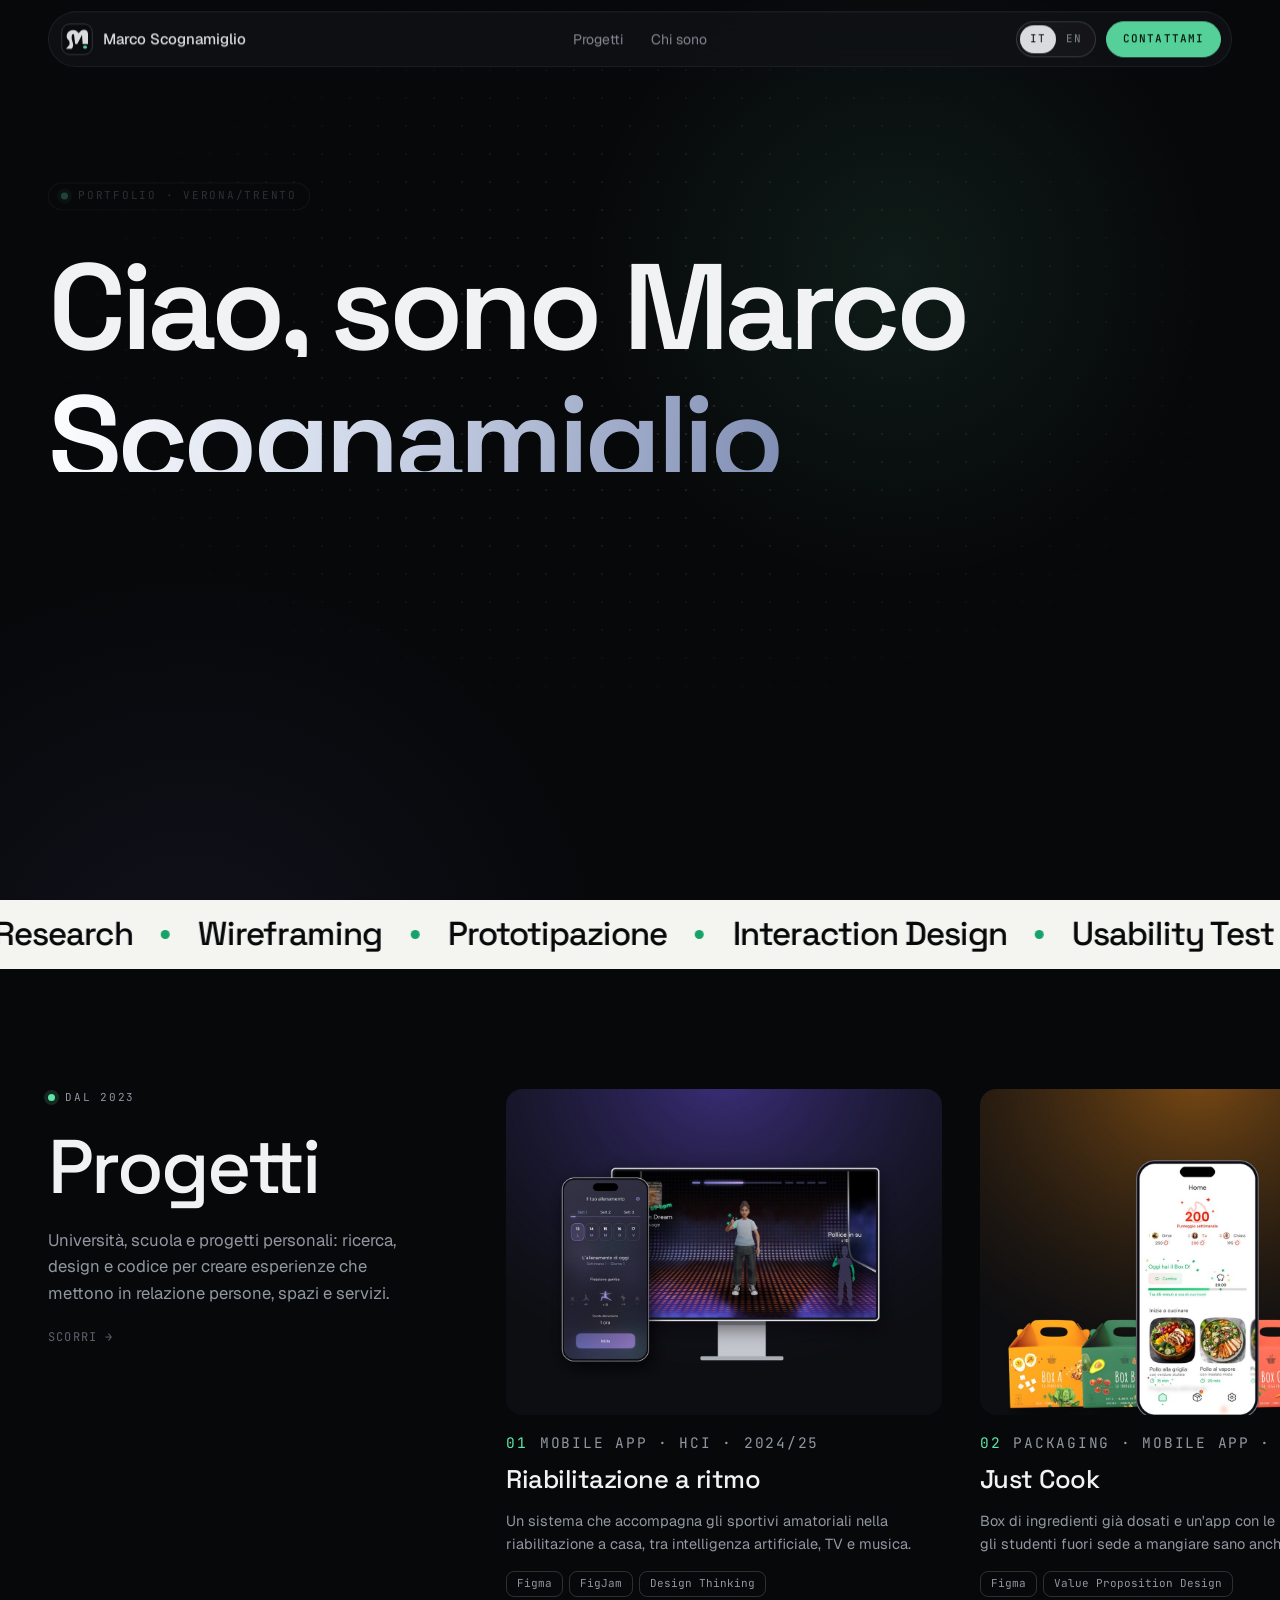
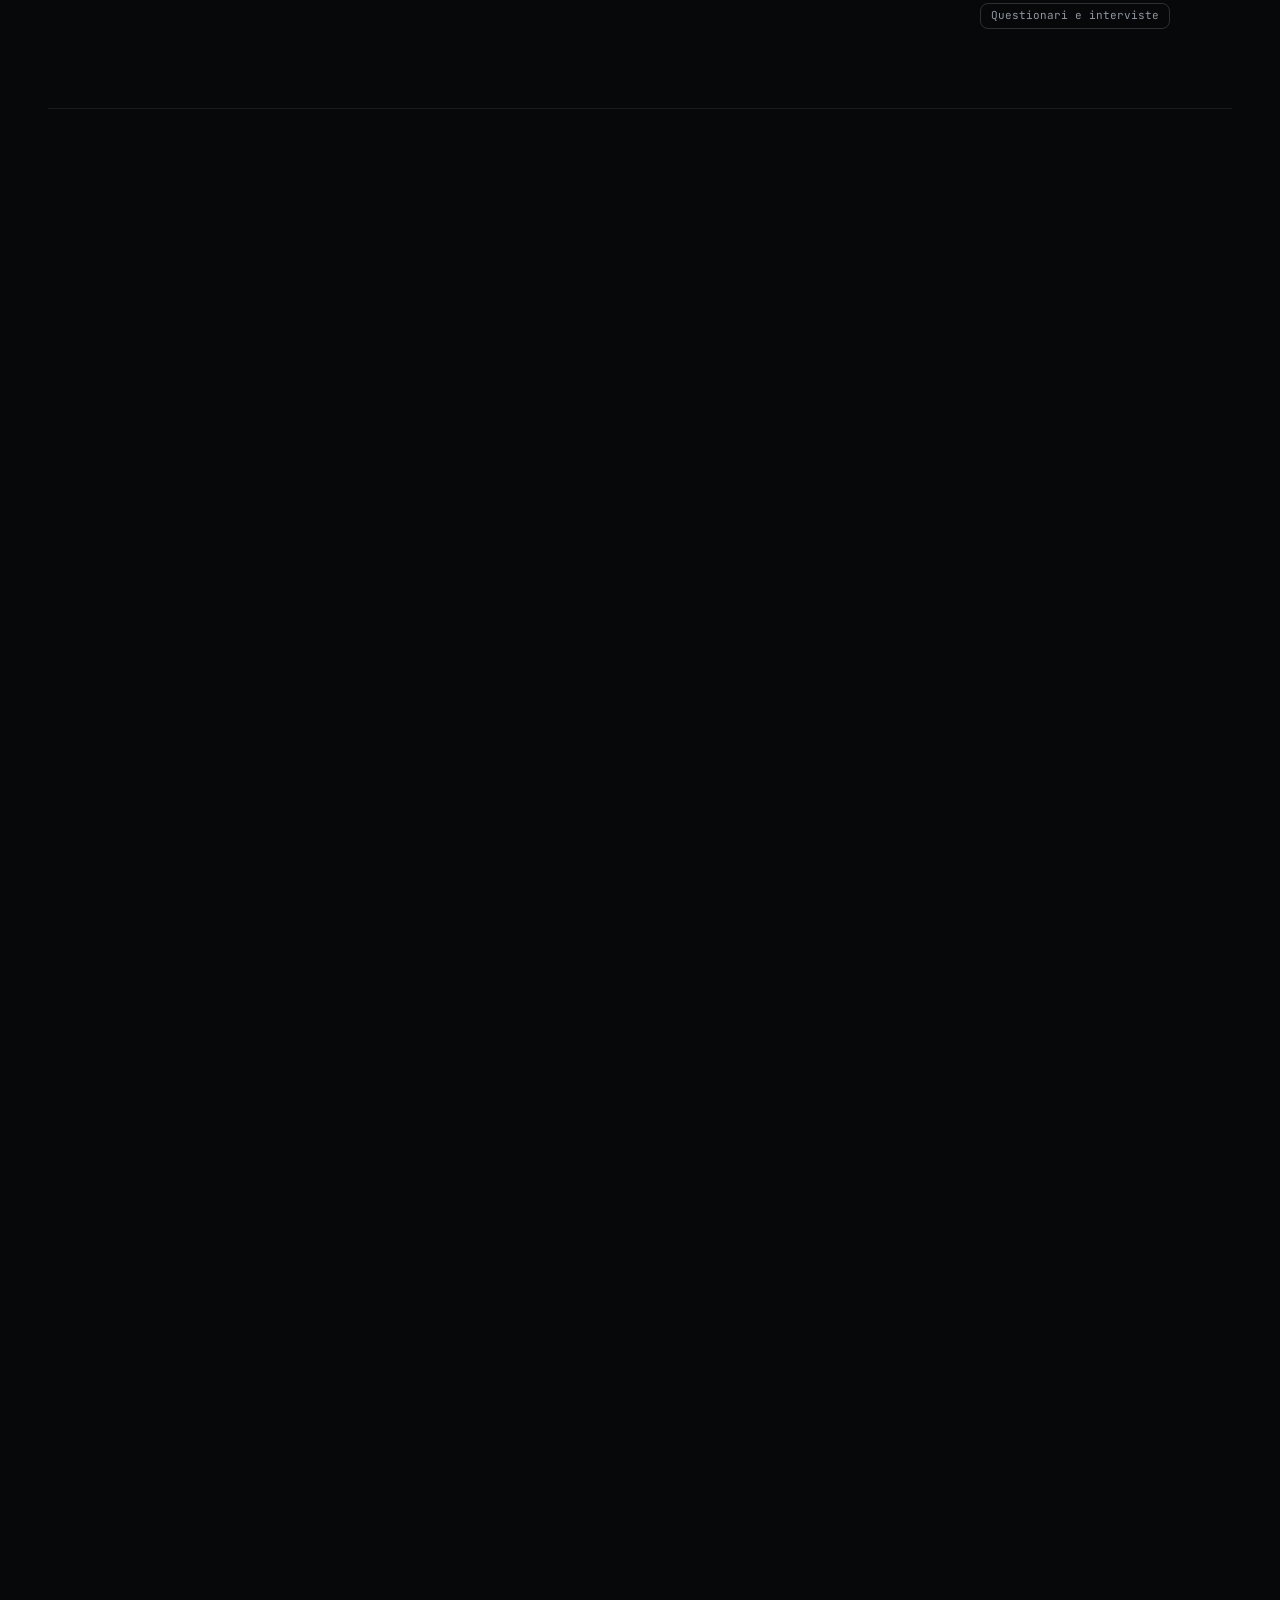
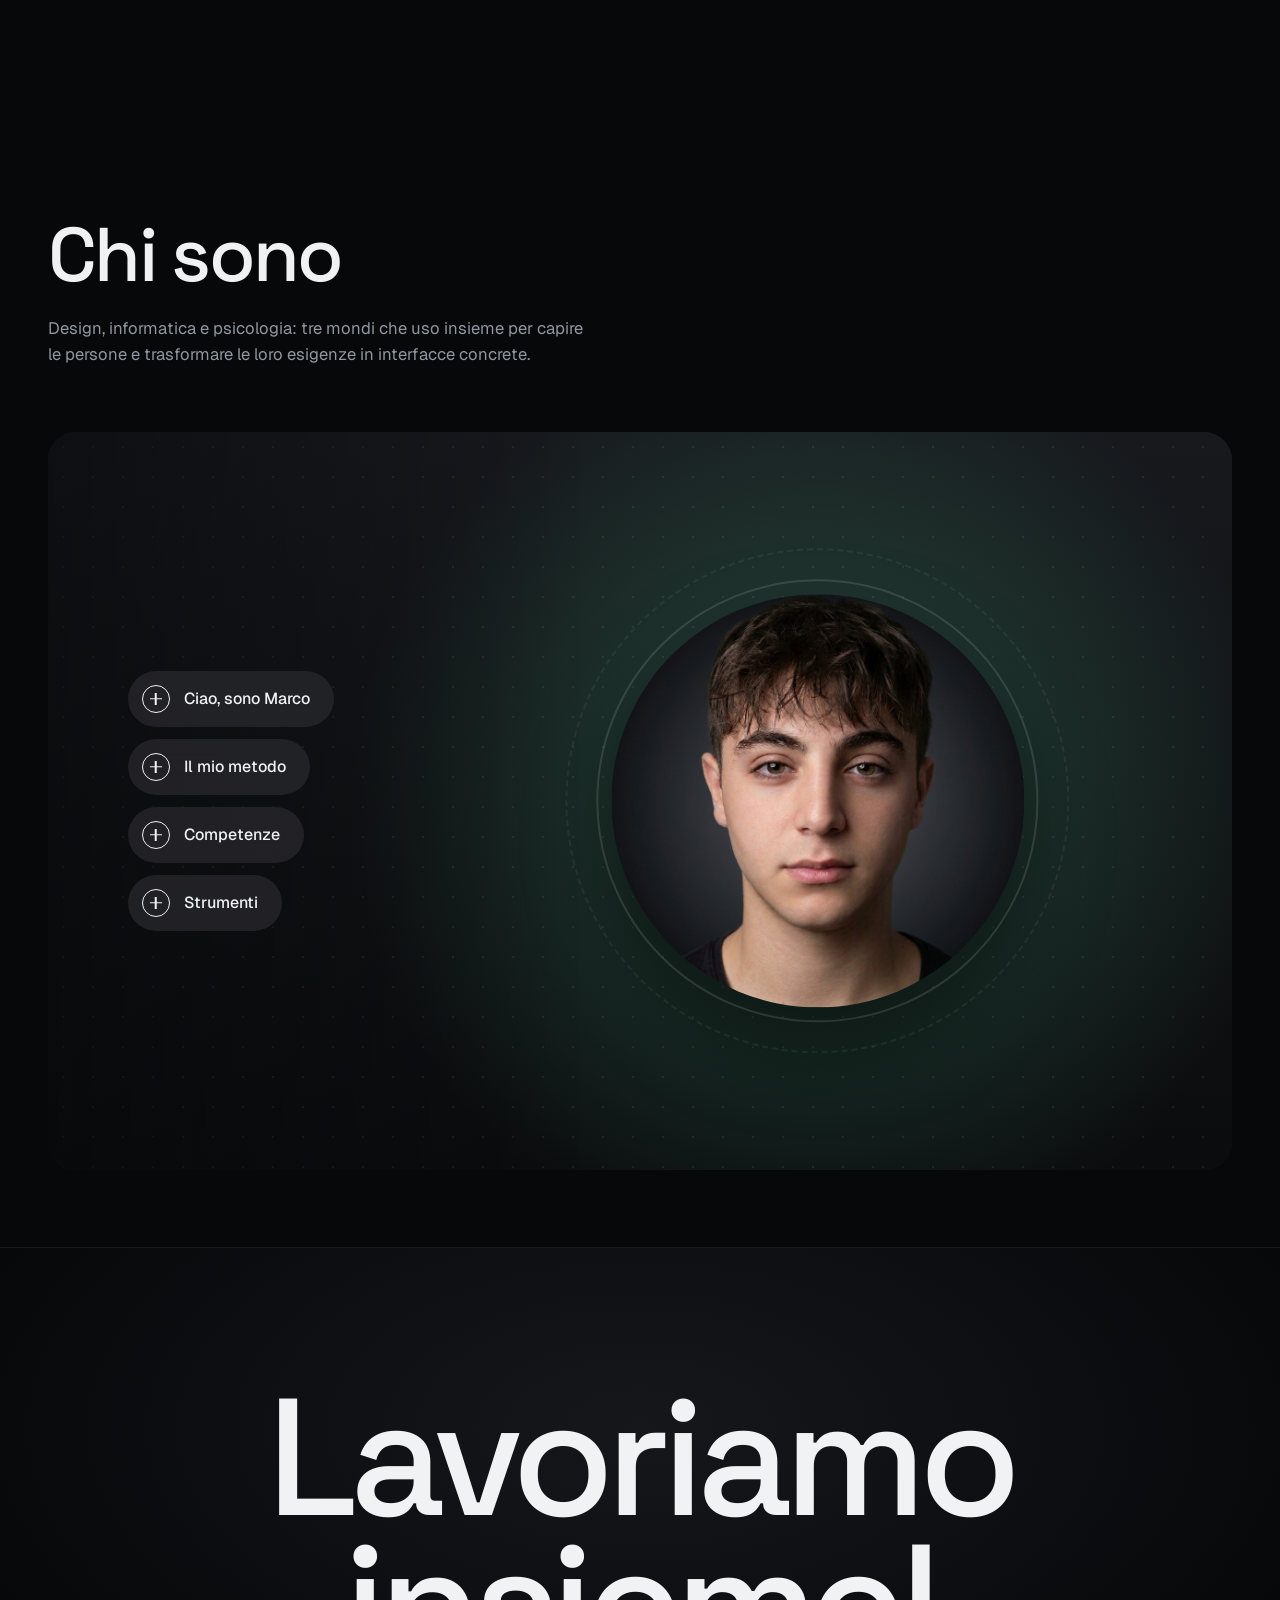
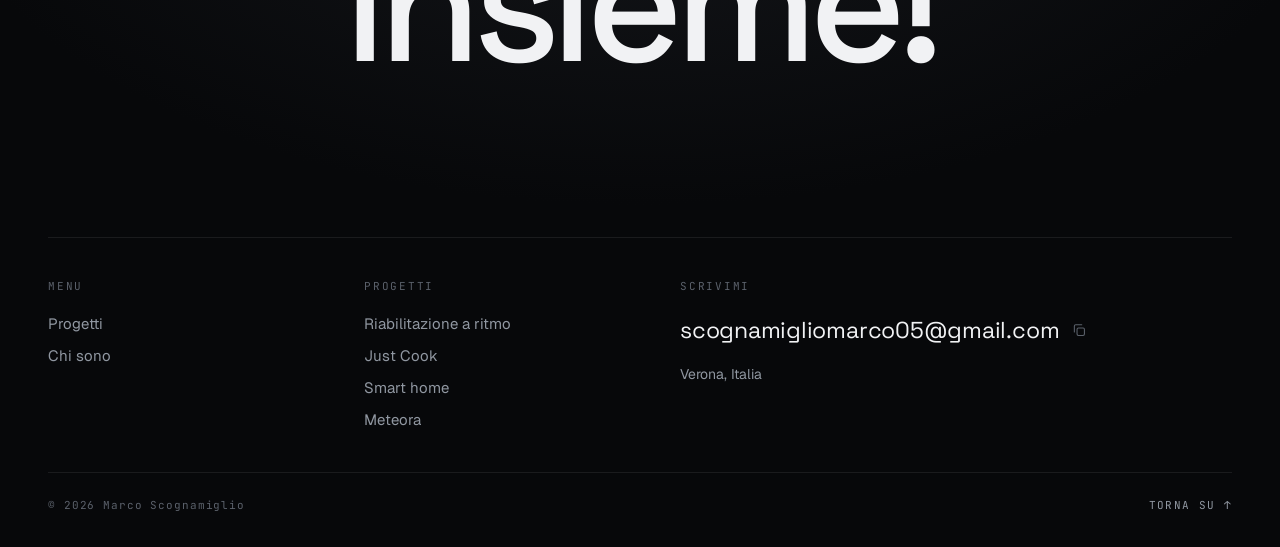
<file: index.html>
<!doctype html>
<html lang="it">
<head>
  <meta charset="utf-8">
  <meta name="viewport" content="width=device-width, initial-scale=1">
  <title>Marco Scognamiglio — Portfolio</title>
  <meta name="description" content="Portfolio di Marco Scognamiglio, studente di Interfacce e Tecnologie della Comunicazione all'Università di Trento. UX/UI design, interaction design e front-end.">
  <link rel="canonical" href="https://scognamigliomarco.com/">
  <meta property="og:type" content="website">
  <meta property="og:site_name" content="Marco Scognamiglio">
  <meta property="og:title" content="Marco Scognamiglio — Portfolio">
  <meta property="og:description" content="UX/UI Designer: interfacce digitali chiare, accessibili e umane. Progetti, metodo e contatti.">
  <meta property="og:url" content="https://scognamigliomarco.com/">
  <meta property="og:locale" content="it_IT">
  <script type="application/ld+json">
  {"@context": "https://schema.org", "@type": "Person", "name": "Marco Scognamiglio", "jobTitle": "UX/UI Designer",
   "url": "https://scognamigliomarco.com/", "email": "mailto:scognamigliomarco05@gmail.com",
   "address": {"@type": "PostalAddress", "addressLocality": "Verona", "addressCountry": "IT"},
   "affiliation": {"@type": "CollegeOrUniversity", "name": "Università di Trento"}}
  </script>
  <meta property="og:image" content="https://scognamigliomarco.com/assets/og-image.jpg">
  <meta property="og:image:width" content="1200">
  <meta property="og:image:height" content="630">
  <meta property="og:image:alt" content="Marco Scognamiglio, UX/UI Designer: anteprima del portfolio">
  <meta name="twitter:card" content="summary_large_image">
  <meta name="theme-color" content="#07080a">
  <meta name="color-scheme" content="dark">
  <link rel="icon" href="assets/favicon.svg?v=3" type="image/svg+xml">
  <link rel="preconnect" href="https://fonts.googleapis.com">
  <link rel="preconnect" href="https://fonts.gstatic.com" crossorigin>
  <link href="https://fonts.googleapis.com/css2?family=Geist:wght@300;400;500;600&family=JetBrains+Mono:wght@400;500;700&family=Space+Grotesk:wght@400;500;600;700&display=swap" rel="stylesheet">
  <link rel="stylesheet" href="css/style.css?v=2026-10-07.3">
  <script>document.documentElement.classList.add('js');</script>
</head>
<body data-page="home">

  <!-- Loader: il nome si "accende" lettera per lettera -->
  <div class="loader" aria-hidden="true">
    <div class="loader-name">Marco Scognamiglio</div>
    <div class="loader-bar"><span></span></div>
  </div>

  <div class="cursor" aria-hidden="true"><span class="cursor-label"></span></div>

  <!-- Navbar, menu e footer vengono generati da js/main.js -->
  <header class="nav" data-nav></header>
  <div class="menu" id="menu" data-menu></div>

  <main>
    <!-- HERO -->
    <section class="hero" id="home">
      <div class="hero-grid" aria-hidden="true"></div>
      <div class="hero-glow" aria-hidden="true"></div>

      <div class="container hero-content">
        <p class="tag hero-tag" data-intro><i class="dot dot-live"></i><span data-i18n>Portfolio · Verona/Trento</span></p>

        <h1 class="hero-title">
          <span class="line"><span class="line-inner" data-i18n>Ciao, sono Marco</span></span>
          <span class="line"><span class="line-inner"><span class="grad">Scognamiglio</span></span></span>
        </h1>

        <p class="hero-sub" data-intro data-i18n>
          <span class="hero-role">UX/UI Designer</span> che progetta interfacce digitali chiare, accessibili e umane.
        </p>

        <p class="hero-text" data-intro data-i18n>
          Ogni progetto che creo nasce da una persona: ascolto le sue abitudini,
          le sue difficoltà, quello che non dice. E lo trasformo in qualcosa
          che può usare davvero.
        </p>

        <div class="hero-actions" data-intro data-hero-actions></div>
      </div>

      <a href="#progetti" class="scroll-hint" data-link data-intro>
        <span data-i18n>Scroll</span><i></i>
      </a>
    </section>

    <!-- MARQUEE -->
    <div class="marquee" aria-hidden="true"><div class="marquee-track" data-marquee></div></div>

    <!-- PROGETTI (scorrimento orizzontale) -->
    <section class="playground" id="progetti">
      <div class="play-track" data-play-track>
        <div class="play-intro">
          <p class="tag"><i class="dot"></i><span data-i18n>Dal 2023</span></p>
          <h2 class="h2" data-i18n>Progetti</h2>
          <p class="lead" data-i18n>Università, scuola e progetti personali: ricerca, design e codice per creare esperienze che mettono in relazione persone, spazi e servizi.</p>
          <p class="play-hint mono" data-i18n>Scorri <span aria-hidden="true">→</span></p>
        </div>
      </div>
      <div class="play-progress" aria-hidden="true"><span data-play-progress></span></div>
    </section>

    <!-- CHI SONO (stile "product viewer": pillole che si aprono e cambiano l'immagine) -->
    <section class="about section" id="chi-sono">
      <div class="container">
        <header class="about-head">
          <h2 class="h2" data-reveal data-about-eyebrow></h2>
          <p class="lead" data-reveal data-about-headline></p>
        </header>

        <div class="viewer" data-viewer data-reveal>
          <div class="viewer-stage" data-viewer-stage></div>
          <div class="viewer-controls">
            <div class="viewer-paddles">
              <button class="viewer-paddle" data-viewer-prev aria-label="Voce precedente" data-i18n-label>
                <svg viewBox="0 0 24 24" aria-hidden="true"><path d="M6 15l6-6 6 6" fill="none" stroke="currentColor" stroke-width="2" stroke-linecap="round" stroke-linejoin="round"/></svg>
              </button>
              <button class="viewer-paddle" data-viewer-next aria-label="Voce successiva" data-i18n-label>
                <svg viewBox="0 0 24 24" aria-hidden="true"><path d="M6 9l6 6 6-6" fill="none" stroke="currentColor" stroke-width="2" stroke-linecap="round" stroke-linejoin="round"/></svg>
              </button>
            </div>
            <ul class="viewer-list" data-viewer-list></ul>
          </div>
          <button class="viewer-close" data-viewer-close aria-label="Chiudi" data-i18n-label>
            <svg viewBox="0 0 24 24" aria-hidden="true"><path d="M7 7l10 10M17 7L7 17" fill="none" stroke="currentColor" stroke-width="2" stroke-linecap="round"/></svg>
          </button>
        </div>
      </div>
    </section>
  </main>

  <footer class="footer" id="contatti" data-footer></footer>

  <!-- librerie salvate nel progetto: funzionano anche se i CDN sono bloccati -->
  <script src="js/vendor/gsap.min.js"></script>
  <script src="js/vendor/ScrollTrigger.min.js"></script>
  <script src="js/vendor/lenis.min.js"></script>
  <script src="js/data.js?v=2026-10-07.3"></script>
  <script src="js/i18n.js?v=2026-10-07.3"></script>
  <script src="js/main.js?v=2026-10-07.3"></script>
  <script src="js/viewer.js?v=2026-10-07.3"></script>
  <script src="js/home.js?v=2026-10-07.3"></script>
</body>
</html>
</file>
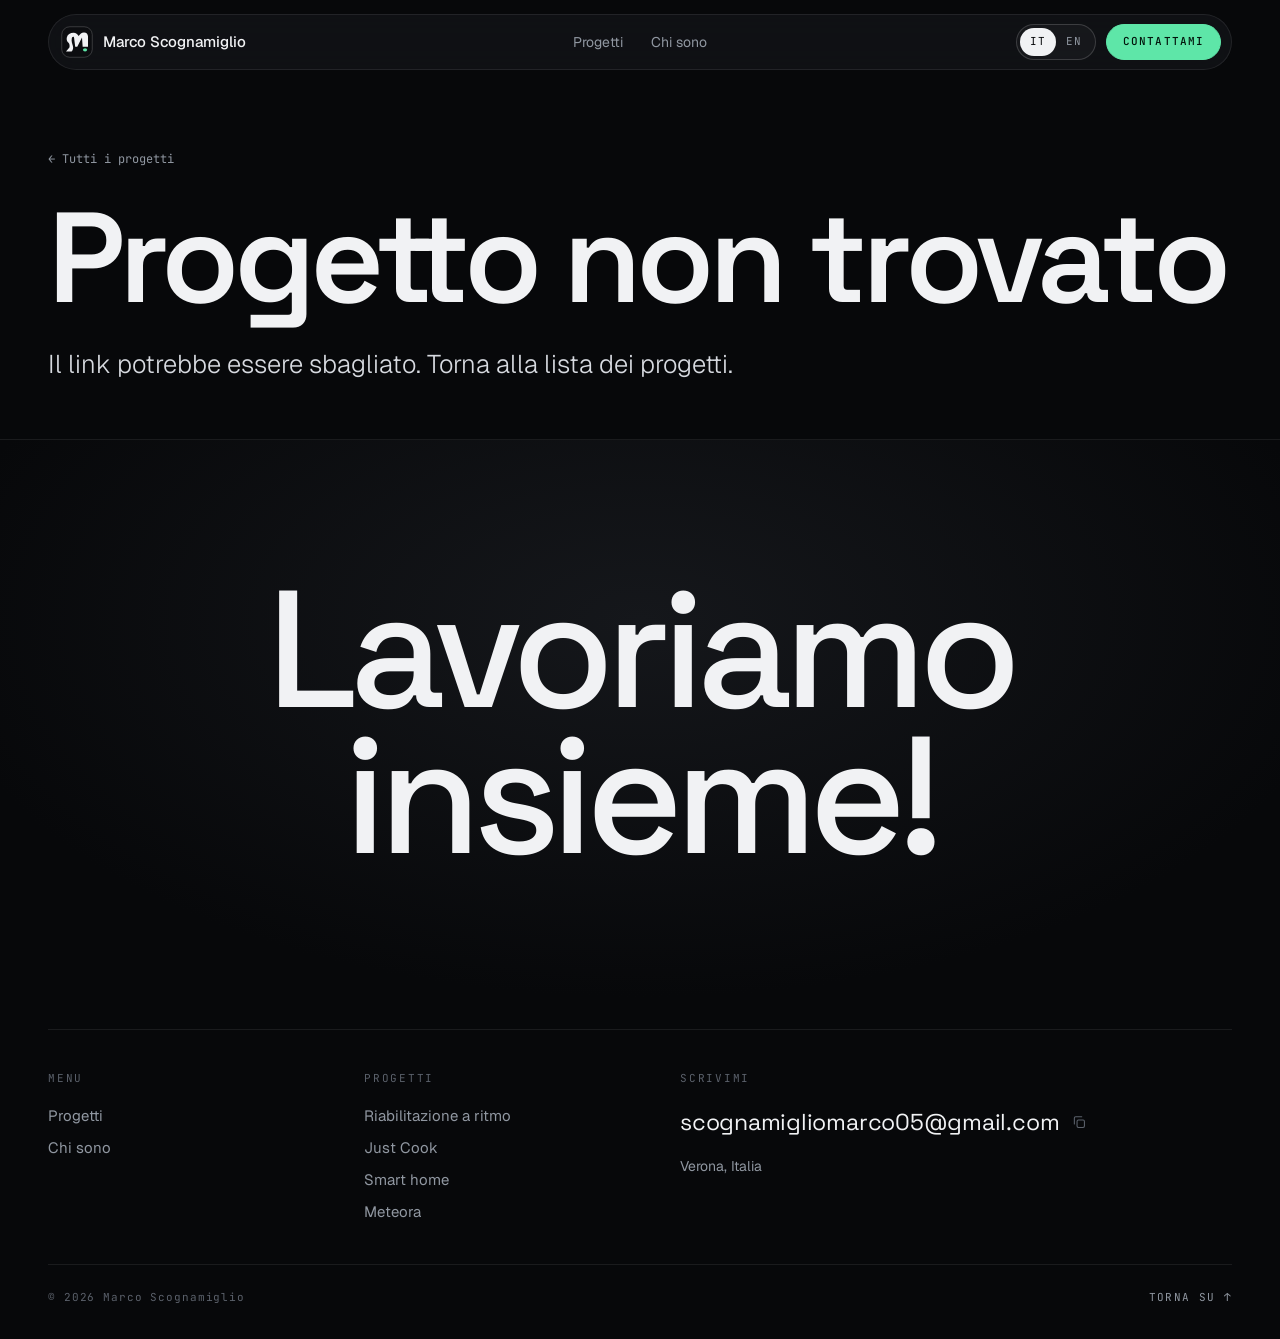
<file: progetto.html>
<!doctype html>
<html lang="it">
<head>
  <meta charset="utf-8">
  <meta name="viewport" content="width=device-width, initial-scale=1">
  <title>Progetto — Marco Scognamiglio</title>
  <meta name="description" content="Progetto dal portfolio di Marco Scognamiglio.">
  <link rel="canonical" href="https://scognamigliomarco.com/progetto">
  <meta property="og:type" content="article">
  <meta property="og:site_name" content="Marco Scognamiglio">
  <meta property="og:image" content="https://scognamigliomarco.com/assets/og-image.jpg">
  <meta property="og:image:width" content="1200">
  <meta property="og:image:height" content="630">
  <meta property="og:image:alt" content="Marco Scognamiglio, UX/UI Designer: anteprima del portfolio">
  <meta name="twitter:card" content="summary_large_image">
  <meta name="theme-color" content="#07080a">
  <meta name="color-scheme" content="dark">
  <link rel="icon" href="assets/favicon.svg?v=3" type="image/svg+xml">
  <link rel="preconnect" href="https://fonts.googleapis.com">
  <link rel="preconnect" href="https://fonts.gstatic.com" crossorigin>
  <link href="https://fonts.googleapis.com/css2?family=Geist:wght@300;400;500;600&family=JetBrains+Mono:wght@400;500;700&family=Space+Grotesk:wght@400;500;600;700&display=swap" rel="stylesheet">
  <link rel="stylesheet" href="css/style.css?v=2026-10-07.3">
  <script>document.documentElement.classList.add('js');</script>
  <!-- la pagina viene disegnata solo dopo gli script (che creano il contenuto):
       così la transizione dalla card trova subito la copertina al suo posto -->
  <link rel="expect" href="#page-ready" blocking="render">
</head>
<body data-page="project">

  <div class="cursor" aria-hidden="true"><span class="cursor-label"></span></div>

  <header class="nav" data-nav></header>
  <div class="menu" id="menu" data-menu></div>

  <main data-project></main>

  <footer class="footer" id="contatti" data-footer></footer>

  <!-- librerie salvate nel progetto: funzionano anche se i CDN sono bloccati -->
  <script src="js/vendor/gsap.min.js"></script>
  <script src="js/vendor/ScrollTrigger.min.js"></script>
  <script src="js/vendor/lenis.min.js"></script>
  <script src="js/data.js?v=2026-10-07.3"></script>
  <script src="js/i18n.js?v=2026-10-07.3"></script>
  <script src="js/main.js?v=2026-10-07.3"></script>
  <script src="js/viewer.js?v=2026-10-07.3"></script>
  <script src="js/project.js?v=2026-10-07.3"></script>
  <div id="page-ready" hidden></div>
</body>
</html>
</file>
<file: css/style.css>
/* =========================================================
   Portfolio — Marco Scognamiglio
   ========================================================= */

:root {
  --bg: #07080a;
  --bg-2: #0c0d10;
  --surface: #111317;
  --surface-2: #16191e;
  --line: rgba(255, 255, 255, 0.08);
  --line-2: rgba(255, 255, 255, 0.16);
  --text: #f1f2f4;
  --muted: #9097a1;
  --dim: #5b616b;
  --accent: #5ee6a8;
  --accent-ink: #03140c;
  --grad: linear-gradient(100deg, #ffffff 0%, #d3dbeb 40%, #7f8db3 100%);

  --f-display: "Space Grotesk", system-ui, sans-serif;
  --f-body: "Geist", system-ui, sans-serif;
  --f-mono: "JetBrains Mono", ui-monospace, monospace;

  --container: 1280px;
  --gutter: clamp(16px, 4vw, 48px);
  --radius: 18px;
  --ease: cubic-bezier(0.16, 1, 0.3, 1);
}

/* ---------- Base ---------- */
*, *::before, *::after { box-sizing: border-box; }
html { -webkit-text-size-adjust: 100%; }
html.lenis, html.lenis body { height: auto; }
.lenis.lenis-smooth { scroll-behavior: auto !important; }
.lenis.lenis-stopped { overflow: hidden; }

body {
  margin: 0;
  background: var(--bg);
  color: var(--text);
  font-family: var(--f-body);
  font-size: 16px;
  line-height: 1.6;
  -webkit-font-smoothing: antialiased;
  -moz-osx-font-smoothing: grayscale;
  overflow-x: hidden; /* riserva per Safari < 16 */
  overflow-x: clip;
}
img, svg { display: block; max-width: 100%; }
a { color: inherit; text-decoration: none; }
a, button { -webkit-tap-highlight-color: transparent; }
button { font: inherit; color: inherit; background: none; border: 0; padding: 0; cursor: pointer; }
ul, ol { list-style: none; margin: 0; padding: 0; }
h1, h2, h3, p { margin: 0; }
::selection { background: var(--accent); color: var(--accent-ink); }
:focus-visible { outline: 2px solid var(--accent); outline-offset: 4px; border-radius: 6px; }

.container { width: 100%; max-width: calc(var(--container) + var(--gutter) * 2); margin: 0 auto; padding: 0 var(--gutter); }
.section { padding: clamp(96px, 14vw, 180px) 0; }
/* "Chi sono" sta tra Progetti e il footer: margini ridotti per non lasciare troppo vuoto */
.about.section { padding: clamp(56px, 5vw, 64px) 0 clamp(64px, 6vw, 96px); }
.mono { font-family: var(--f-mono); }

.h2 {
  font-family: var(--f-display);
  font-weight: 500;
  font-size: clamp(2.5rem, 6vw, 4.75rem);
  line-height: 1;
  letter-spacing: -0.035em;
}
.lead { color: var(--muted); font-size: clamp(1rem, 1.3vw, 1.15rem); max-width: 34rem; line-height: 1.6; text-wrap: pretty; } /* evita parole isolate a fine paragrafo */

.tag {
  display: inline-flex; align-items: center; gap: 10px;
  font-family: var(--f-mono); font-size: 11px; letter-spacing: 0.16em; text-transform: uppercase;
  color: var(--muted);
}
.dot {
  width: 7px; height: 7px; border-radius: 50%; background: var(--accent);
  box-shadow: 0 0 0 4px rgba(94, 230, 168, 0.15);
  flex: none;
}
/* pallino "live": lampeggia con un alone che si allarga */
.dot-live { animation: dot-live 1.6s ease-in-out infinite; }
@keyframes dot-live {
  0%, 100% { opacity: 1; box-shadow: 0 0 0 0 var(--pulse, rgba(94, 230, 168, .45)); }
  50% { opacity: .35; box-shadow: 0 0 0 6px var(--pulse-0, rgba(94, 230, 168, 0)); }
}

/* ---------- Bottoni ---------- */
.btn {
  display: inline-flex; align-items: center; gap: 10px;
  height: 42px; padding: 0 16px; border-radius: 10px;
  font-family: var(--f-mono); font-size: 12px; letter-spacing: 0.02em;
  border: 1px solid var(--line-2); background: rgba(255, 255, 255, 0.02);
  transition: background .3s var(--ease), border-color .3s var(--ease), color .3s var(--ease), transform .3s var(--ease);
  white-space: nowrap;
}
.btn:hover { background: rgba(255, 255, 255, 0.06); border-color: rgba(255, 255, 255, 0.3); }
.btn svg { width: 15px; height: 15px; flex: none; }
/* bottone che copia l'email */
.btn-copy { justify-content: center; }
.btn-copy-icon, .btn-copy-hint { display: inline-flex; }
.btn-copy-hint { color: var(--dim); margin-left: 2px; transition: color .3s; }
.btn-copy.is-copied { border-color: var(--accent); color: var(--accent); background: rgba(94, 230, 168, .08); }
.btn-copy.is-copied .btn-copy-hint { display: none; }
@media (hover: hover) and (pointer: fine) { .btn-copy:hover .btn-copy-hint { color: var(--text); } }
@media (max-width: 380px) { .btn-copy { padding: 0 12px; gap: 8px; font-size: 11.5px; letter-spacing: 0; } } /* telefoni piccoli: l'email entra per intero */
/* testo solo per screen reader */
.sr-only { position: absolute; width: 1px; height: 1px; padding: 0; margin: -1px; overflow: hidden; clip: rect(0 0 0 0); clip-path: inset(50%); white-space: nowrap; border: 0; }
.btn-light { background: #fff; color: #07080a; border-color: #fff; font-weight: 500; letter-spacing: 0.08em; text-transform: uppercase; }
.btn-light:hover { background: var(--accent); border-color: var(--accent); color: var(--accent-ink); }
.btn-accent { background: var(--accent); color: var(--accent-ink); border-color: var(--accent); font-weight: 500; letter-spacing: 0.1em; text-transform: uppercase; height: 36px; font-size: 11px; }
.btn-accent:hover { background: #8af0c2; border-color: #8af0c2; }

/* ---------- Loader ---------- */
.loader {
  position: fixed; inset: 0; z-index: 200;
  display: grid; place-items: center; align-content: center; gap: 24px;
  background: radial-gradient(60% 60% at 50% 45%, #17191d 0%, var(--bg) 70%);
}
.loader-name {
  font-family: var(--f-display); font-weight: 500;
  font-size: clamp(1.6rem, 4vw, 2.6rem); letter-spacing: -0.02em;
  color: #2a2d33;
}
.loader-bar { width: 140px; height: 1px; background: var(--line); overflow: hidden; }
.loader-bar span { display: block; height: 100%; background: var(--text); transform: scaleX(0); transform-origin: left; }
html:not(.js) .loader { display: none; }

/* ---------- Cursore personalizzato ---------- */
.cursor {
  position: fixed; top: 0; left: 0; z-index: 150;
  width: 12px; height: 12px; margin: -6px 0 0 -6px;
  border-radius: 50%; background: #fff;
  pointer-events: none; mix-blend-mode: difference;
  display: grid; place-items: center;
  opacity: 0;
  transition: width .45s var(--ease), height .45s var(--ease), margin .45s var(--ease), background .3s, opacity .3s;
}
.cursor.is-visible { opacity: 1; }
.cursor.is-hover { width: 44px; height: 44px; margin: -22px 0 0 -22px; }
.cursor.is-drag { width: 44px; height: 44px; margin: -22px 0 0 -22px; } /* come sopra i link */
/* sopra i progetti: vetro smerigliato bianco, leggermente trasparente */
.cursor.has-label {
  width: 104px; height: 104px; margin: -52px 0 0 -52px;
  mix-blend-mode: normal;
  background: rgba(255, 255, 255, .7);
  -webkit-backdrop-filter: blur(16px) saturate(1.4); backdrop-filter: blur(16px) saturate(1.4);
}
.cursor-label {
  font-family: var(--f-body); font-size: 12px; font-weight: 500; line-height: 1.2;
  color: #07080a; text-align: center; max-width: 70px;
  opacity: 0; transform: scale(.6); transition: opacity .3s, transform .45s var(--ease);
}
.cursor.has-label .cursor-label { opacity: 1; transform: scale(1); }
@media (hover: none), (pointer: coarse) { .cursor { display: none !important; } }

/* ---------- Navbar ---------- */
.nav {
  position: fixed; top: 0; left: 0; right: 0; z-index: 100;
  padding: 14px var(--gutter);
  pointer-events: none;
}
.nav-inner {
  pointer-events: auto;
  display: flex; align-items: center; gap: 16px;
  max-width: var(--container); margin: 0 auto;
  height: 56px; padding: 0 10px 0 12px;
  /* il riquadro c'è da subito; scorrendo si restringe nella pillola compatta */
  background: rgba(20, 22, 26, 0.72);
  border: 1px solid var(--line); border-radius: 999px;
  -webkit-backdrop-filter: blur(16px); backdrop-filter: blur(16px);
  transition: max-width .8s var(--ease), height .8s var(--ease);
}
.nav-brand { display: flex; align-items: center; gap: 10px; font-weight: 500; font-size: 15px; white-space: nowrap; }
/* logo "terminale": ms_ con il cursore che lampeggia */
.nav-logo { width: 32px; height: 32px; flex: none; }

.nav-inner { position: relative; }
/* menu al centro della barra */
.nav-links { display: flex; gap: 28px; position: absolute; left: 50%; transform: translateX(-50%); font-size: 14px; color: var(--muted); }
.nav-links a { position: relative; padding: 6px 0; transition: color .3s; }
.nav-links a::after {
  content: ""; position: absolute; left: 0; right: 0; bottom: 0; height: 1px; background: currentColor;
  transform: scaleX(0); transform-origin: right; transition: transform .5s var(--ease);
}
.nav-links a:hover, .nav-links a.is-active { color: var(--text); }
.nav-links a:hover::after, .nav-links a.is-active::after { transform: scaleX(1); transform-origin: left; }
.nav-right { display: flex; align-items: center; gap: 10px; margin-left: auto; }
.nav-cta { border-radius: 999px; }
/* interruttore lingua IT / EN */
.lang-switch { display: inline-flex; padding: 3px; border-radius: 999px; border: 1px solid var(--line-2); background: rgba(255, 255, 255, .03); }
.lang-switch button {
  height: 28px; min-width: 36px; padding: 0 10px; border-radius: 999px;
  font-family: var(--f-mono); font-size: 11px; letter-spacing: .08em; color: var(--muted);
  transition: color .3s, background .3s;
}
.lang-switch button[aria-pressed="true"] { background: var(--text); color: #07080a; }
@media (hover: hover) and (pointer: fine) { .lang-switch button[aria-pressed="false"]:hover { color: var(--text); } }
.menu-lang-row { flex-basis: 100%; margin-bottom: 4px; display: flex; align-items: center; gap: 10px; } /* IT / EN e Contattami sopra l'email */
.menu-foot .menu-cta { border-radius: 999px; color: var(--accent-ink); }
.menu-foot .menu-cta:hover { color: var(--accent-ink); }

.nav-menu-btn {
  display: none; position: relative; width: 40px; height: 40px; border-radius: 12px;
  margin-left: auto;
}
/* tre puntini che, a menu aperto, diventano una X */
.nav-menu-btn span {
  position: absolute; left: 50%; top: 50%;
  width: 5px; height: 5px; border-radius: 3px; background: var(--accent);
  transform: translate(-50%, -50%) translateX(var(--x, 0));
  transition: transform .45s var(--ease), width .45s var(--ease), height .45s var(--ease), opacity .3s;
}
.nav-menu-btn span:nth-child(1) { --x: -9px; }
.nav-menu-btn span:nth-child(3) { --x: 9px; }
@media (hover: hover) and (pointer: fine) {
  body:not(.menu-open) .nav-menu-btn:hover span:nth-child(1) { transform: translate(-50%, -50%) translate(-9px, -3px); }
  body:not(.menu-open) .nav-menu-btn:hover span:nth-child(3) { transform: translate(-50%, -50%) translate(9px, 3px); }
}

/* Navbar compatta: dopo lo scroll diventa una pillola */
.nav.is-compact .nav-inner { max-width: 340px; height: 52px; }
.nav.is-compact .nav-links,
.nav.is-compact .nav-right { display: none; }
.nav.is-compact .nav-menu-btn { display: flex; }

/* ---------- Menu a tendina (si apre sotto la barra) ---------- */
.menu {
  position: fixed; z-index: 90; top: 78px; left: 50%;
  width: min(340px, calc(100vw - 2 * var(--gutter)));
  padding: 14px 14px 18px;
  background: rgba(20, 22, 26, 0.92);
  border: 1px solid var(--line-2); border-radius: 24px;
  -webkit-backdrop-filter: blur(18px); backdrop-filter: blur(18px);
  box-shadow: 0 24px 60px rgba(0, 0, 0, .5);
  transform-origin: top center;
  opacity: 0; visibility: hidden; transform: translate(-50%, -10px) scale(.97);
  transition: opacity .3s var(--ease), transform .45s var(--ease), visibility 0s .45s;
}
@media (max-width: 899px) { .menu { width: calc(100vw - 2 * var(--gutter)); } } /* sul telefono larga come la barra */
body.menu-open .menu { opacity: 1; visibility: visible; transform: translate(-50%, 0) scale(1); transition: opacity .3s var(--ease), transform .45s var(--ease), visibility 0s; }
.menu-links { display: grid; gap: 2px; }
.menu-links a {
  display: flex; align-items: center; gap: 14px;
  padding: 12px 12px; border-radius: 14px;
  font-family: var(--f-display); font-weight: 500;
  font-size: 1.35rem; line-height: 1.1; letter-spacing: -0.02em;
  color: var(--text);
  transition: background .3s, color .3s;
}
.menu-links a span { font-family: var(--f-mono); font-size: 11px; letter-spacing: .1em; color: var(--accent); }
.menu-links a:hover { background: rgba(255, 255, 255, .06); }
.menu-foot {
  margin-top: 12px; padding: 14px 12px 0; border-top: 1px solid var(--line);
  display: flex; flex-wrap: wrap; align-items: center; gap: 10px 20px;
  font-family: var(--f-mono); font-size: 11.5px; color: var(--muted);
}
.menu-copy { font: inherit; color: inherit; padding: 0; background: none; border: 0; cursor: pointer; transition: color .3s; }
.menu-copy.is-copied { color: var(--accent); }
.menu-foot a:hover, .menu-copy:hover { color: var(--accent); }
body.menu-open .nav-menu-btn span { width: 20px; height: 2px; }
body.menu-open .nav-menu-btn span:nth-child(1) { transform: translate(-50%, -50%) rotate(45deg); }
body.menu-open .nav-menu-btn span:nth-child(2) { opacity: 0; transform: translate(-50%, -50%) scale(0); }
body.menu-open .nav-menu-btn span:nth-child(3) { transform: translate(-50%, -50%) rotate(-45deg); }

/* ---------- Hero ---------- */
.hero {
  position: relative; min-height: 100vh; min-height: 100svh;
  display: flex; align-items: center;
  padding: 120px 0 120px;
  overflow: hidden;
}
.hero-grid {
  position: absolute; inset: 0;
  background-image: radial-gradient(rgba(255, 255, 255, 0.09) 1px, transparent 1px);
  background-size: 28px 28px;
  -webkit-mask-image: radial-gradient(70% 60% at 50% 40%, #000 20%, transparent 75%);
  mask-image: radial-gradient(70% 60% at 50% 40%, #000 20%, transparent 75%);
}
.hero-glow {
  position: absolute; inset: 0; pointer-events: none;
  background:
    radial-gradient(520px circle at var(--mx, 70%) var(--my, 30%), rgba(94, 230, 168, 0.09), transparent 60%),
    radial-gradient(700px circle at 15% 110%, rgba(139, 124, 246, 0.08), transparent 60%);
}
.hero-content { position: relative; }
.hero-tag {
  height: 28px; padding: 0 12px; border-radius: 999px;
  border: 1px solid var(--line-2); background: rgba(255, 255, 255, 0.02);
  margin-bottom: 36px;
}
.hero-title {
  font-family: var(--f-display); font-weight: 600;
  font-size: clamp(3rem, 9.5vw, 8.5rem);
  line-height: 0.95; letter-spacing: -0.045em;
  margin-bottom: 36px;
}
.line { display: block; overflow: hidden; padding-bottom: 0.1em; margin-bottom: -0.1em; }
.line-inner { display: inline-block; }
.js .line-inner { transform: translateY(110%); }
.grad { background: var(--grad); -webkit-background-clip: text; background-clip: text; color: transparent; }

.hero-sub {
  font-size: clamp(1.25rem, 2.3vw, 1.9rem); font-weight: 300; line-height: 1.35; letter-spacing: -0.01em;
  max-width: 44rem; margin-bottom: 28px;
}
/* il ruolo è l'unico accento verde della frase (senza sottolineatura: non deve sembrare un link) */
.hero-role { font-weight: 500; color: var(--accent); white-space: nowrap; }
.hero-text { color: var(--muted); max-width: 36rem; font-size: 15.5px; line-height: 1.75; margin-bottom: 36px; }
.hero-actions { display: flex; flex-wrap: wrap; gap: 10px; }

.scroll-hint {
  position: absolute; left: 50%; bottom: 28px; transform: translateX(-50%);
  display: grid; justify-items: center; gap: 10px;
  font-family: var(--f-mono); font-size: 10px; letter-spacing: .3em; text-transform: uppercase; color: var(--dim);
}
.scroll-hint i { width: 1px; height: 44px; background: var(--line-2); position: relative; overflow: hidden; }
.scroll-hint i::after {
  content: ""; position: absolute; left: 0; top: 0; width: 100%; height: 40%;
  background: var(--text); animation: scrollLine 1.8s var(--ease) infinite;
}
@keyframes scrollLine { from { transform: translateY(-100%); } to { transform: translateY(260%); } }
.js [data-intro] { opacity: 0; }

/* ---------- Marquee ---------- */
.marquee { background: #f4f4f1; color: #07080a; overflow: hidden; padding: clamp(10px, 1.4vw, 16px) 0; }
.marquee-track { display: flex; width: max-content; will-change: transform; }
.marquee-item {
  display: flex; align-items: center; gap: clamp(18px, 2.2vw, 32px);
  padding-right: clamp(18px, 2.2vw, 32px);
  font-family: var(--f-display); font-weight: 500;
  font-size: clamp(1.3rem, 2.6vw, 2.3rem); letter-spacing: -0.03em; line-height: 1.1;
  white-space: nowrap;
}
.marquee-item::after { content: ""; width: .28em; height: .28em; border-radius: 50%; background: #16a36a; }

/* ---------- Progetti (scroll orizzontale) ---------- */
.playground { position: relative; overflow: hidden; padding: clamp(80px, 10vw, 120px) 0; }
/* su computer il titolo parte alla stessa altezza delle card (non centrato), così sopra c'è meno vuoto */
.playground:not(.is-native) .play-intro { align-self: flex-start; }
.play-track {
  display: flex; align-items: center; gap: clamp(20px, 3vw, 40px);
  width: max-content;
  padding: 0 var(--gutter);
  will-change: transform;
}
.play-intro { width: min(420px, 80vw); flex: none; display: grid; gap: 22px; padding-right: 3vw; }
.play-hint { font-size: 12px; color: var(--dim); letter-spacing: .1em; text-transform: uppercase; }
.play-card { width: clamp(280px, min(34vw, calc((100vh - 330px) * 4 / 3)), 520px); flex: none; display: grid; gap: 16px; align-content: start; align-self: flex-start; } /* tutte allineate in alto, anche se il testo è più lungo */
.play-media { position: relative; aspect-ratio: 4 / 3; border-radius: 16px; overflow: hidden; background: var(--surface); }
.play-media img { width: 100%; height: 100%; object-fit: cover; transition: transform 1s var(--ease); }
/* progetto in corso: etichetta sull'immagine, la card non è cliccabile */
.play-soon {
  position: absolute; top: 14px; left: 14px; display: inline-flex; align-items: center; gap: 8px;
  height: 30px; padding: 0 12px; border-radius: 999px; font-family: var(--f-mono); font-size: 11px; letter-spacing: .1em; text-transform: uppercase;
  color: var(--text); background: rgba(9, 10, 12, .6); border: 1px solid var(--line-2); -webkit-backdrop-filter: blur(10px); backdrop-filter: blur(10px);
}
.play-card.is-soon { cursor: pointer; }
.play-card.is-shaking { animation: soon-shake .5s cubic-bezier(.36,.07,.19,.97) both; }
@keyframes soon-shake {
  10%, 90% { transform: translateX(-2px); }
  20%, 80% { transform: translateX(4px); }
  30%, 50%, 70% { transform: translateX(-8px); }
  40%, 60% { transform: translateX(8px); }
}
@media (prefers-reduced-motion: reduce) { .play-card.is-shaking { animation: none; } }
/* avviso in basso al centro */
.soon-toast {
  position: fixed; left: 50%; bottom: max(24px, env(safe-area-inset-bottom)); z-index: 160;
  display: flex; align-items: center; gap: 10px; width: max-content; max-width: min(calc(100vw - 32px), 460px);
  padding: 12px 18px; border-radius: 16px; font-size: 14px; line-height: 1.4; color: var(--text);
  background: rgba(22, 25, 30, .92); border: 1px solid var(--line-2); box-shadow: 0 16px 40px rgba(0, 0, 0, .45);
  -webkit-backdrop-filter: blur(14px); backdrop-filter: blur(14px);
  opacity: 0; transform: translate(-50%, 16px); pointer-events: none;
  transition: opacity .35s var(--ease), transform .5s var(--ease);
}
.soon-toast.is-visible { opacity: 1; transform: translate(-50%, 0); }
.play-meta { display: flex; gap: 12px; font-family: var(--f-mono); font-size: 11px; letter-spacing: .12em; text-transform: uppercase; color: var(--muted); margin-bottom: -6px; }
.play-meta span { color: var(--accent); }
.play-card h3 { font-family: var(--f-display); font-weight: 500; font-size: clamp(1.4rem, 2vw, 1.9rem); letter-spacing: -0.02em; line-height: 1.1; }
.play-card p { color: var(--muted); font-size: 14.5px; max-width: 30rem; }
.chips { display: flex; flex-wrap: wrap; gap: 6px; }
.chips li {
  height: 26px; padding: 0 10px; border-radius: 8px; display: inline-flex; align-items: center;
  border: 1px solid var(--line-2); font-family: var(--f-mono); font-size: 11px; color: var(--muted);
}
.play-progress { position: absolute; left: var(--gutter); right: var(--gutter); bottom: 40px; height: 1px; background: var(--line); }
.play-progress span { display: block; height: 100%; background: var(--text); transform: scaleX(0); transform-origin: left; }

/* Versione senza blocco (telefono / animazioni ridotte): introduzione sopra, card da scorrere col dito */
.playground.is-native { overflow: visible; padding: clamp(56px, 10vw, 96px) 0 clamp(56px, 8vw, 96px); }
.is-native .play-intro { width: auto; max-width: 34rem; padding: 0 var(--gutter); margin-bottom: 36px; }
.is-native .play-track {
  width: auto; align-items: start;
  overflow-x: auto; overscroll-behavior-x: contain;
  scroll-snap-type: x mandatory;
  /* ogni card si ferma al centro dello schermo, anche la prima e l'ultima */
  padding: 0 calc((100% - min(80vw, 440px)) / 2) 4px;
  scrollbar-width: none;
  will-change: auto;
}
.is-native .play-track::-webkit-scrollbar { display: none; }
.is-native .play-track::after { content: ""; flex: 0 0 1px; margin-left: -1px; } /* Safari: tiene il margine anche dopo l'ultima card */
.is-native .play-card { width: min(80vw, 440px); scroll-snap-align: center; }
.is-native .play-progress { position: relative; left: auto; right: auto; bottom: auto; margin: 32px var(--gutter) 0; }

/* ---------- Chi sono (stile "product viewer") ---------- */
/* stesso stile di titolo e sottotitolo della sezione Progetti */
.about-head { display: grid; gap: 22px; margin-bottom: clamp(36px, 5vw, 64px); }

.viewer {
  position: relative; isolation: isolate;
  height: clamp(720px, 82vh, 800px);
  border-radius: 28px; overflow: hidden;
  background: var(--surface);
}
.viewer-stage { position: absolute; inset: 0; }
/* ogni immagine è un livello che compare in dissolvenza */
.viewer-stage > * {
  position: absolute; inset: 0; width: 100%; height: 100%;
  opacity: 0; transform: scale(1.04);
  transition: opacity .8s var(--ease), transform 1.4s var(--ease);
}
.viewer-stage > img { object-fit: cover; object-position: 70% 50%; }
.viewer-stage > .is-active { opacity: 1; transform: none; }
/* i livelli nascosti non devono "rubare" il mouse a quello visibile */
.viewer-stage > :not(.is-active) { pointer-events: none; }

/* illustrazioni (Competenze, Strumenti): tessere disegnate nella pagina, che si illuminano col cursore */
.stage-art { overflow: hidden; }
.stage-art svg { position: absolute; inset: 0; width: 100%; height: 100%; } /* inquadratura calcolata dal JS */
.tool-tile { transform-box: fill-box; transform-origin: center; transition: transform .45s var(--ease); }
.tool-tile .tile-bg { transition: stroke .3s, stroke-width .3s, fill .3s; }
.tool-tile.is-lit, .tool-tile.is-on { transform: scale(1.07); }
/* solo il contorno della tessera, non i disegni delle icone */
.tool-tile.is-lit .tile-bg, .tool-tile.is-on .tile-bg { stroke: var(--accent); stroke-width: 3; fill: #1d2622; }
/* riquadro del sistema nella pagina progetto: la pillola sotto il mouse si evidenzia */
.v-item.is-lit .v-plus { border-color: var(--accent); color: var(--accent); }
.ps-media.ps-viewer { display: block; }
/* mappa del sistema: stesso fondo del flusso, senza l'ombra laterale */
.ps-viewer .viewer { background: #111317; }
.ps-viewer .viewer-stage::after { display: none; }
/* Il mio metodo: le fasi, collegate alle tessere dell'illustrazione */
.v-phases { margin-top: 14px; display: grid; }
/* la card del metodo è più larga, così ogni fase sta in poche righe */
.v-item.is-open:has(.v-phases) { width: min(480px, calc(100vw - 2 * var(--gutter) - 100px)); }
.v-phases li {
  display: grid; grid-template-columns: 30px 1fr; gap: 10px;
  padding: 9px 0; border-top: 1px solid var(--line-2);
}
.v-phases li:last-child { padding-bottom: 0; }
.v-phase-num { font-family: var(--f-mono); font-size: 12px; color: var(--dim); padding-top: 3px; transition: color .3s; }
.v-phases strong { display: block; font-size: 15px; margin-bottom: 1px; transition: color .3s; }
.v-phases li span:not(.v-phase-num) { display: block; font-size: 13.5px; line-height: 1.4; color: var(--muted); }
.v-phases li.is-lit .v-phase-num, .v-phases li.is-lit strong { color: var(--accent); }
/* la voce corrispondente nell'elenco */
.v-tools li { transition: color .3s; }
.v-tool-icon { transition: border-color .3s, background .3s; }
.v-tools li.is-lit { color: var(--accent); }
/* Competenze: etichette della card collegate alla costellazione */
.chips li[data-tool] { transition: color .3s, border-color .3s, background .3s; }
.chips li.is-lit { color: var(--accent); border-color: var(--accent); background: rgba(94, 230, 168, .1); }
.tool-tile .tile-bg[stroke-opacity] { transition: stroke .3s, stroke-opacity .3s, stroke-width .3s, fill .3s; }
.tool-tile.is-lit .tile-bg { stroke-opacity: 1; }
.v-tools li.is-lit .v-tool-icon { border-color: var(--accent); background: rgba(94, 230, 168, .1); }
@media (prefers-reduced-motion: reduce) { .tool-tile.is-lit { transform: none; } .hl-controls { transform: none; } }

/* ritratto: la foto dentro un cerchio, con bagliore verde e anelli sottili */
.stage-portrait {
  --cx: 65%; --cy: 50%; --d: 56%; /* centro e diametro del cerchio (in % dell'altezza) */
  background:
    radial-gradient(circle at var(--cx) var(--cy), rgba(94, 230, 168, .26), rgba(94, 230, 168, 0) 55%),
    radial-gradient(rgba(255, 255, 255, .07) 1.3px, transparent 1.3px) 0 0 / 30px 30px,
    linear-gradient(180deg, #17191d, #0b0c0e);
}
.portrait-circle {
  position: absolute; left: var(--cx); top: var(--cy);
  height: var(--d); aspect-ratio: 1; transform: translate(-50%, -50%);
  border-radius: 50%;
  box-shadow: 0 40px 80px rgba(0, 0, 0, .5);
}
.portrait-circle img {
  width: 100%; height: 100%; border-radius: 50%;
  object-fit: cover; object-position: 50% 30%;
}
.portrait-circle::before, .portrait-circle::after {
  content: ""; position: absolute; border-radius: 50%; pointer-events: none;
}
.portrait-circle::before { inset: -3.5%; border: 2px solid rgba(255, 255, 255, .12); }
.portrait-circle::after { inset: -11%; border: 2px dashed rgba(255, 255, 255, .06); }
/* leggera ombra a sinistra per staccare le pillole dall'immagine */
.viewer-stage::after {
  content: ""; position: absolute; inset: 0; z-index: 1; pointer-events: none;
  background: linear-gradient(90deg, rgba(7, 8, 10, .55), transparent 45%);
}

.viewer-controls {
  position: absolute; top: 0; bottom: 0; left: 0; z-index: 2;
  display: flex; align-items: center; gap: 20px;
  padding-left: 24px;
  pointer-events: none;
}
.viewer-controls > * { pointer-events: auto; }
.viewer-paddles { display: grid; gap: 10px; opacity: 0; visibility: hidden; transition: opacity .3s, visibility 0s .3s; }
.viewer.is-open .viewer-paddles { opacity: 1; visibility: visible; transition: opacity .4s .2s; }
.viewer-paddle, .viewer-close {
  display: grid; place-items: center; border-radius: 50%;
  background: rgba(66, 66, 70, .72);
  -webkit-backdrop-filter: blur(12px); backdrop-filter: blur(12px);
  transition: background .3s;
}
.viewer-paddle { width: 36px; height: 36px; }
.viewer-paddle svg { width: 18px; height: 18px; }

.viewer-list { display: flex; flex-direction: column; align-items: flex-start; gap: 12px; }
.v-item {
  border-radius: 28px; overflow: hidden;
  background: rgba(42, 42, 46, .72);
  -webkit-backdrop-filter: blur(16px) saturate(1.4); backdrop-filter: blur(16px) saturate(1.4);
}
.v-pill {
  display: flex; align-items: center; gap: 14px;
  height: 56px; padding: 0 24px 0 14px;
  font-size: 16px; font-weight: 500; white-space: nowrap;
}
.v-plus { position: relative; flex: none; width: 28px; height: 28px; border-radius: 50%; border: 1.5px solid currentColor; transition: background .3s, border-color .3s; }
.v-plus::before, .v-plus::after {
  content: ""; position: absolute; left: 50%; top: 50%;
  width: 12px; height: 1.5px; background: currentColor;
  transform: translate(-50%, -50%);
}
.v-plus::after { transform: translate(-50%, -50%) rotate(90deg); }

.v-item.is-open { width: min(400px, calc(100vw - 2 * var(--gutter) - 100px)); }
/* da aperta la pillola resta solo per gli screen reader */
.v-item.is-open .v-pill {
  position: absolute; width: 1px; height: 1px; padding: 0; overflow: hidden;
  clip: rect(0 0 0 0); clip-path: inset(50%);
}
.v-panel { padding: 28px 30px; font-size: 16.5px; line-height: 1.5; color: #c4c8cf; }
.v-panel strong { color: var(--text); font-weight: 600; }
.v-panel .chips { margin-top: 18px; }
/* Competenze: etichetta di ogni gruppo */
.v-panel .v-group-label {
  margin: 18px 0 -10px; font-family: var(--f-mono); font-size: 10.5px;
  letter-spacing: .14em; text-transform: uppercase; color: var(--accent);
}
.v-panel .v-group-label + .chips { margin-top: 18px; }
/* Strumenti: icona a sinistra, nome a destra (2 colonne su computer, 1 su telefono) */
.v-tools { margin-top: 18px; display: grid; grid-template-columns: 1fr 1fr; gap: 12px 16px; }
.v-tools li { display: flex; align-items: center; gap: 12px; min-width: 0; font-size: 15px; font-weight: 500; color: var(--text); }
.v-tool-icon {
  flex: none; width: 36px; height: 36px; border-radius: 10px;
  display: grid; place-items: center;
  background: rgba(255, 255, 255, .05); border: 1px solid var(--line-2);
}
.v-tool-icon svg { width: 20px; height: 20px; }

.viewer-close {
  position: absolute; top: 20px; right: 20px; z-index: 3;
  width: 40px; height: 40px;
  opacity: 0; visibility: hidden; transform: scale(.8);
  transition: opacity .3s, transform .4s var(--ease), visibility 0s .4s, background .3s;
}
.viewer.is-open .viewer-close { opacity: 1; visibility: visible; transform: none; transition: opacity .3s .2s, transform .4s var(--ease) .2s, background .3s; }
.viewer-close svg { width: 20px; height: 20px; }

/* ---------- Footer ---------- */
.footer {
  position: relative; overflow: hidden;
  padding: clamp(72px, 7vw, 104px) 0 32px;
  background: radial-gradient(80% 60% at 50% 20%, #15171b 0%, var(--bg) 70%);
  border-top: 1px solid var(--line);
  /* "Contattami" porta qui: la sezione occupa almeno tutto lo schermo, così si arriva con
     "Lavoriamo insieme!" in primo piano e non a metà pagina sopra il footer */
  min-height: 100vh; min-height: 100svh; display: flex; flex-direction: column;
}
.footer > .container { flex: 1; display: flex; flex-direction: column; }
.footer-big, .footer-cols { margin-top: auto; } /* lo spazio in più si divide sopra e sotto la scritta */
.footer-big {
  display: block; text-align: center;
  font-family: var(--f-display); font-weight: 500;
  font-size: clamp(3.4rem, 13vw, 12rem); line-height: 0.92; letter-spacing: -0.05em;
  margin-bottom: clamp(72px, 10vw, 120px);
}
.footer-big .line { padding-bottom: .06em; }
.footer-big:hover .grad-hover { color: var(--accent); }
.grad-hover { transition: color .5s; }
.footer-cols {
  display: grid; grid-template-columns: 1fr 1fr 2fr; gap: 40px;
  padding: 40px 0; border-top: 1px solid var(--line);
}
.f-label { font-family: var(--f-mono); font-size: 11px; letter-spacing: .16em; text-transform: uppercase; color: var(--dim); margin-bottom: 16px; }
.footer-cols ul { display: grid; gap: 8px; font-size: 15px; }
.footer-cols ul a { color: var(--muted); transition: color .3s; }
.footer-cols ul a:hover { color: var(--text); }
.footer-email {
  display: inline-flex; align-items: center; gap: 12px; text-align: left;
  font-family: var(--f-display); font-size: clamp(1.1rem, 1.8vw, 1.5rem); letter-spacing: -0.01em;
  word-break: break-all; transition: color .3s;
}
.footer-copy-icon { width: .7em; height: .7em; flex: none; color: var(--dim); transition: color .3s; }
.footer-email.is-copied { color: var(--accent); }
.footer-email.is-copied .footer-copy-icon { display: none; }
@media (hover: hover) and (pointer: fine) {
  .footer-email:hover { color: var(--accent); }
  .footer-email:hover .footer-copy-icon { color: var(--accent); }
}
.footer-status { margin-top: 14px; font-size: 14px; color: var(--muted); }
.footer-bottom {
  display: flex; justify-content: space-between; gap: 16px; flex-wrap: wrap;
  padding-top: 24px; border-top: 1px solid var(--line);
  font-family: var(--f-mono); font-size: 11px; letter-spacing: .08em; color: var(--dim);
}
.to-top { font-family: var(--f-mono); font-size: 11px; letter-spacing: .12em; text-transform: uppercase; color: var(--muted); transition: color .3s; }
.to-top:hover { color: var(--accent); }

/* ---------- Pagina progetto ---------- */
.p-hero { padding-top: 150px; padding-bottom: 56px; display: grid; gap: 28px; }
.back { display: inline-flex; align-items: center; gap: 8px; font-family: var(--f-mono); font-size: 12px; color: var(--muted); transition: color .3s, gap .4s var(--ease); width: max-content; }
.back:hover { color: var(--text); gap: 14px; }
.p-title {
  font-family: var(--f-display); font-weight: 600;
  font-size: clamp(3rem, 10vw, 8rem); line-height: .95; letter-spacing: -0.045em;
}
.p-lead { font-size: clamp(1.15rem, 2vw, 1.6rem); font-weight: 300; line-height: 1.4; max-width: 44rem; color: #d7dae0; }
.p-meta {
  display: grid; grid-template-columns: repeat(4, 1fr); gap: 24px;
  margin: 16px 0 0; padding: 22px 24px; border-radius: 14px;
  border: 1px solid var(--line); background: var(--surface);
}
.p-meta dt { font-family: var(--f-mono); font-size: 10px; letter-spacing: .16em; text-transform: uppercase; color: var(--dim); margin-bottom: 6px; }
.p-meta dd { margin: 0; font-size: 14.5px; }
.p-cover { margin: 0 auto; }
.p-cover-inner { border-radius: var(--radius); overflow: hidden; aspect-ratio: 16 / 10; background: var(--surface); }
.p-cover-inner img { width: 100%; height: 100%; object-fit: cover; }
.p-body { display: grid; gap: 0; padding-top: clamp(80px, 10vw, 140px); padding-bottom: clamp(60px, 8vw, 100px); }
.p-block { display: grid; grid-template-columns: 1fr 2fr; gap: 32px; padding: 40px 0; border-top: 1px solid var(--line); }
.p-block h2 { display: flex; gap: 14px; align-items: baseline; font-family: var(--f-display); font-weight: 500; font-size: clamp(1.4rem, 2.4vw, 2rem); letter-spacing: -0.02em; }
.p-block h2 span { font-family: var(--f-mono); font-size: 12px; color: var(--accent); }
.p-block p { font-size: clamp(1.05rem, 1.5vw, 1.3rem); line-height: 1.6; color: #cfd3da; max-width: 42rem; }
.p-gallery { display: grid; grid-template-columns: 1fr 1fr; gap: 20px; padding-bottom: clamp(80px, 10vw, 140px); }
.p-gallery figure { margin: 0; border-radius: 16px; overflow: hidden; aspect-ratio: 16 / 10; background: var(--surface); }
.p-gallery figure:first-child:nth-last-child(odd) { grid-column: 1 / -1; }
.p-gallery img { width: 100%; height: 100%; object-fit: cover; }
/* Sezioni in stile Apple */
.ps { padding-top: clamp(64px, 8vw, 104px); }
.ps-head { max-width: 50rem; margin: 0 auto; text-align: center; display: grid; gap: 18px; }
.ps-eyebrow { font-family: var(--f-mono); font-size: 12px; letter-spacing: .16em; text-transform: uppercase; color: var(--accent); }
.ps-title {
  font-family: var(--f-display); font-weight: 600;
  font-size: clamp(2.1rem, 5.2vw, 4.2rem); line-height: 1.04; letter-spacing: -0.035em;
  text-wrap: balance;
}
.ps-text { font-size: clamp(1.05rem, 1.5vw, 1.25rem); line-height: 1.6; color: var(--muted); text-wrap: pretty; }
.ps-media { margin-top: clamp(32px, 4.5vw, 56px); display: grid; grid-template-columns: 1fr 1fr; gap: clamp(14px, 2vw, 24px); }
.ps-figure { grid-column: 1 / -1; margin: 0; border-radius: clamp(16px, 2vw, 28px); overflow: hidden; background: var(--card, #25243a); }
.ps-figure.is-half { grid-column: auto; display: grid; place-items: center; }
/* immagini quasi quadrate: la card resta larga quanto la pagina, l'immagine dentro è più piccola */
.ps-figure.is-small img { max-width: 760px; margin: 0 auto; }
.ps-figure.is-small { padding: clamp(18px, 3vw, 44px); } /* l'immagine non tocca i bordi della card */
.ps-figure img { display: block; width: 100%; height: auto; }
.ps-cols { margin-top: clamp(32px, 4vw, 52px); display: grid; grid-template-columns: repeat(var(--cols, 3), 1fr); gap: clamp(20px, 3vw, 40px); }
.ps-col { padding-top: 20px; border-top: 1px solid var(--line-2); }
.ps-col h3 { font-family: var(--f-display); font-weight: 600; font-size: 1.25rem; letter-spacing: -0.01em; margin-bottom: 8px; }
.ps-col p { color: var(--muted); font-size: 15.5px; line-height: 1.6; }
/* Linea del tempo orizzontale ("Il metodo", "Come funziona") */
.ps-tl-scroll { margin-top: clamp(36px, 4.5vw, 60px); }
.ps-tl { --tl-gap: clamp(18px, 2.4vw, 32px); --tl-end: 0px; position: relative;
  display: grid; grid-template-columns: repeat(var(--n), minmax(0, 1fr)); gap: var(--tl-gap); }
.ps-tl::before { /* un'unica linea continua che attraversa tutti i passaggi… */
  content: ""; position: absolute; top: 5px; left: 0; right: calc(var(--tl-end) + 4px);
  height: 1.5px; border-radius: 2px; background: var(--accent);
}
.ps-tl::after { /* …e finisce con una freccia: il percorso va avanti */
  content: ""; position: absolute; top: 1px; right: calc(var(--tl-end) + 2px);
  width: 9px; height: 9px; border-top: 1.5px solid var(--accent); border-right: 1.5px solid var(--accent);
  transform: rotate(45deg);
}
.ps-tl li { position: relative; padding-top: 30px; display: grid; align-content: start; gap: 6px; }
.ps-tl-dot { position: absolute; top: 0; left: 0; width: 12px; height: 12px; border-radius: 50%;
  background: var(--accent); box-shadow: 0 0 0 5px var(--bg); }
.ps-tl-num { font-family: var(--f-mono); font-size: 12px; color: var(--accent); letter-spacing: .06em; }
.ps-tl strong { font-family: var(--f-display); font-weight: 600; font-size: clamp(1.05rem, 1.35vw, 1.2rem); letter-spacing: -0.01em; line-height: 1.25; text-wrap: balance; }
.ps-tl em { font-style: normal; font-size: 15px; line-height: 1.5; color: var(--muted); text-wrap: pretty; }
.ps-tl-hint { display: none; margin-top: 18px; font-size: 12px; color: var(--dim); letter-spacing: .08em; text-transform: uppercase; }
@media (max-width: 899px) {
  /* telefono e tablet: la linea scorre di lato, il passaggio successivo si intravede */
  .ps-tl-scroll { overflow-x: auto; scrollbar-width: none; scroll-snap-type: x mandatory;
    width: 100vw; margin-left: calc(50% - 50vw); padding: 0 var(--gutter); scroll-padding: 0 var(--gutter); }
  .ps-tl-scroll::-webkit-scrollbar { display: none; }
  .ps-tl { grid-template-columns: repeat(var(--n), min(62vw, 240px)); width: max-content; padding-right: var(--gutter); --tl-end: var(--gutter); }
  .ps-tl li { scroll-snap-align: start; }
  .ps-tl-hint { display: block; }
}
.ps:last-of-type { padding-bottom: clamp(56px, 6vw, 80px); }
/* Galleria in stile Apple ("Prima di tutto, la novità") */
.hl { --hl-w: min(1180px, calc(100vw - 2 * var(--gutter)));
  margin-top: clamp(32px, 4.5vw, 56px);
  width: 100vw; margin-left: calc(50% - 50vw); /* esce dal contenitore: la card successiva si intravede */
}
.hl-track {
  display: flex; gap: clamp(14px, 2vw, 24px);
  overflow-x: auto; overscroll-behavior-x: contain; scroll-snap-type: x mandatory;
  padding: 0 calc((100vw - var(--hl-w)) / 2);
  scrollbar-width: none;
}
.hl-track::-webkit-scrollbar { display: none; }
.hl-track.is-dragging { scroll-snap-type: none; scroll-behavior: auto; user-select: none; }
.hl-item {
  flex: 0 0 var(--hl-w); margin: 0; scroll-snap-align: center;
  position: relative; display: flex; flex-direction: column;
  aspect-ratio: 16 / 9.4; border-radius: clamp(20px, 2.4vw, 32px); overflow: hidden;
  background: var(--card, #252434); /* stesso colore di fondo delle schermate: il bordo dell'immagine non si vede */
}
.hl-caption {
  padding: clamp(24px, 3.4vw, 48px) clamp(24px, 3.4vw, 52px) 0; max-width: 34rem;
  font-family: var(--f-display); font-weight: 500; font-size: clamp(1.15rem, 1.9vw, 1.7rem); line-height: 1.25;
  letter-spacing: -0.01em; color: #b9bcc8;
}
.hl-caption strong { color: var(--text); font-weight: 600; }
.hl-media { flex: 1; min-height: 0; position: relative; }
/* l'immagine riempie lo spazio sotto la didascalia, intera e centrata in orizzontale e in verticale */
.hl-media img {
  position: absolute; inset: clamp(12px, 2vw, 28px); width: calc(100% - 2 * clamp(12px, 2vw, 28px)); height: calc(100% - 2 * clamp(12px, 2vw, 28px));
  object-fit: contain; user-select: none; -webkit-user-drag: none;
}
/* gallerie con immagini più piccole (es. le box di Just Cook): l'immagine resta centrata nella card */
.hl.is-small .hl-media img { inset: 14% 18%; width: 64%; height: 72%; }
@media (max-width: 899px) { .hl.is-small .hl-media img { inset: 10% 10%; width: 80%; height: 80%; } }
/* come Apple: la barra compare appena la galleria entra nello schermo, resta attaccata in basso
   mentre la si guarda e, arrivati in fondo, si ferma al suo posto sotto le card */
.hl-controls {
  position: -webkit-sticky; position: sticky; bottom: clamp(16px, 3vh, 32px); z-index: 5;
  display: flex; justify-content: center; align-items: center; gap: 14px; margin-top: 26px;
  opacity: 0; transform: translateY(16px); pointer-events: none;
  transition: opacity .5s var(--ease), transform .6s var(--ease);
}
.hl.is-visible .hl-controls { opacity: 1; transform: none; pointer-events: auto; }
.hl-controls > * { box-shadow: 0 10px 30px rgba(0, 0, 0, .35); }
.hl-dots {
  display: flex; align-items: center; gap: 12px; height: 56px; padding: 0 22px; border-radius: 999px;
  background: rgba(42, 42, 48, .78); -webkit-backdrop-filter: blur(16px) saturate(1.4); backdrop-filter: blur(16px) saturate(1.4);
}
.hl-dot { position: relative; width: 8px; height: 8px; border-radius: 99px; background: rgba(255, 255, 255, .42); overflow: hidden; transition: width .5s var(--ease), background .3s; }
.hl-dot.is-active { width: 48px; background: rgba(255, 255, 255, .28); }
.hl-dot i { position: absolute; inset: 0; background: var(--text); transform: scaleX(0); transform-origin: left; border-radius: inherit; }
.hl-dot.is-active i { transform: scaleX(0); }
.hl.is-paused .hl-dot.is-active i { transform: scaleX(1); }
@keyframes hl-fill { from { transform: scaleX(0); } to { transform: scaleX(1); } }
.hl-play { width: 56px; height: 56px; border-radius: 50%; display: grid; place-items: center; background: rgba(42, 42, 48, .78); -webkit-backdrop-filter: blur(16px) saturate(1.4); backdrop-filter: blur(16px) saturate(1.4); transition: background .3s; }
.hl-play svg { width: 22px; height: 22px; }
@media (hover: hover) and (pointer: fine) { .hl-play:hover { background: rgba(70, 70, 78, .9); } .hl-dot:hover { background: rgba(255, 255, 255, .6); } }
@media (max-width: 899px) {
  .hl { --hl-w: calc(100vw - 2 * var(--gutter)); }
  .hl-track { align-items: flex-start; } /* ogni card alta quanto il suo contenuto */
  .hl-item { aspect-ratio: auto; }
  .hl-media { flex: none; height: clamp(230px, 64vw, 320px); }
  .hl-media img { inset: 12px 8px 18px; width: calc(100% - 16px); height: calc(100% - 30px); }
  .hl-dots { height: 48px; padding: 0 18px; gap: 10px; }
  .hl-play { width: 48px; height: 48px; }
}

/* capitoli ("Dietro al prototipo", "Le interfacce") */
.ps-divider { text-align: center; display: grid; justify-items: center; gap: 14px; padding-top: clamp(88px, 10vw, 140px); }
.ps-chapter { font-family: var(--f-mono); font-size: 13px; color: var(--accent); letter-spacing: .1em; padding: 6px 14px; border: 1px solid rgba(94, 230, 168, .35); border-radius: 999px; }
.ps-divider-title { font-family: var(--f-display); font-weight: 600; font-size: clamp(2.8rem, 8vw, 6.5rem); line-height: 1; letter-spacing: -0.045em; }
.ps-divider .ps-text { max-width: 36rem; }
/* user flow: su telefono si scorre di lato (il testo resta leggibile) */
.ps-flow { background: #111317; }
.ps-flow-scroll { overflow-x: auto; scrollbar-width: none; }
.ps-flow-scroll::-webkit-scrollbar { display: none; }
.ps-flow svg { display: block; width: 100%; height: auto; min-width: 1150px; }
.ps-flow-hint { display: none; grid-column: 1 / -1; margin-top: -4px; font-size: 12px; color: var(--dim); letter-spacing: .08em; text-transform: uppercase; }
@media (max-width: 899px) { .ps-flow-hint { display: block; } }
.ps-figure.is-light { background: #f4f4f4; padding: clamp(10px, 2vw, 28px); }
@media (max-width: 899px) {
  .ps-media { grid-template-columns: 1fr; }
  .ps-figure.is-half { grid-column: 1 / -1; }
  .ps-cols { grid-template-columns: 1fr; gap: 20px; }
  .ps-head { text-align: left; }
}

/* fine pagina progetto: torna ai progetti (sinistra) · prossimo progetto (destra) */
.p-end-wrap { padding-top: clamp(24px, 3vw, 40px); padding-bottom: clamp(48px, 6vw, 80px); }
/* i due bottoni stanno dentro un'unica card */
.p-end {
  display: flex; align-items: center; justify-content: space-between; gap: 24px;
  padding: clamp(12px, 1.6vw, 18px) clamp(12px, 1.6vw, 18px) clamp(12px, 1.6vw, 18px) clamp(18px, 2.4vw, 30px);
  border-radius: clamp(24px, 2.6vw, 34px);
  background: var(--surface); border: 1px solid var(--line);
}
.p-back-btn {
  display: inline-flex; align-items: center; gap: 10px; flex: none;
  height: 44px; padding: 0 6px;
  font-family: var(--f-mono); font-size: 12px; color: var(--muted);
  transition: color .3s, gap .4s var(--ease);
}
.p-back-btn svg { width: 16px; height: 16px; }
.p-back-label-short { display: none; }
.p-next-card {
  display: flex; align-items: center; gap: clamp(14px, 2vw, 24px); min-width: 0;
  padding: 0; /* niente card interna: solo miniatura, testo e freccia */
}
.p-next-media { flex: none; width: clamp(96px, 12vw, 150px); aspect-ratio: 4 / 3; border-radius: 14px; overflow: hidden; background: var(--surface-2); }
.p-next-media img { width: 100%; height: 100%; object-fit: cover; transition: transform .8s var(--ease); }
.p-next-text { display: grid; gap: 4px; min-width: 0; }
.p-next-label { font-family: var(--f-mono); font-size: 11px; letter-spacing: .14em; text-transform: uppercase; color: var(--dim); }
.p-next-name { font-family: var(--f-display); font-weight: 500; font-size: clamp(1.2rem, 2.2vw, 1.9rem); letter-spacing: -0.02em; line-height: 1.1; }
.p-next-arrow { flex: none; width: 44px; height: 44px; border-radius: 50%; display: grid; place-items: center; border: 1px solid var(--line-2); color: var(--accent); margin-left: clamp(8px, 2vw, 24px); transition: background .3s, color .3s, transform .5s var(--ease); }
.p-next-arrow svg { width: 18px; height: 18px; }
@media (hover: hover) and (pointer: fine) {
  .p-back-btn:hover { color: var(--text); gap: 14px; }
  .p-next-card:hover img { transform: scale(1.06); }
  .p-next-card:hover .p-next-arrow { background: var(--accent); color: var(--accent-ink); transform: translateX(4px); }
}
/* telefono: i due bottoni restano sulla stessa riga, più compatti */
@media (max-width: 599px) {
  .p-end { gap: 10px; padding: 10px; border-radius: 26px; }
  /* indietro: solo la freccia in un cerchio, speculare a quella del prossimo progetto,
     così il titolo del prossimo progetto ha spazio (es. "Riabilitazione a ritmo") */
  .p-back-btn { width: 40px; height: 40px; padding: 0; justify-content: center; border: 1px solid var(--line-2); border-radius: 50%; }
  .p-back-label-long { display: none; }
  .p-back-label-short { position: absolute; width: 1px; height: 1px; overflow: hidden; clip-path: inset(50%); white-space: nowrap; }
  .p-next-card { flex: 1 1 auto; gap: 14px; }
  .p-next-media { width: 68px; border-radius: 11px; }
  .p-next-label { white-space: nowrap; }
  .p-next-card { min-width: 0; }
  /* titoli lunghi: al massimo due righe, la card non esce dallo schermo */
  .p-next-name { display: -webkit-box; -webkit-line-clamp: 2; -webkit-box-orient: vertical; overflow: hidden; }
  .p-next-label { font-size: 10.5px; letter-spacing: .12em; }
  .p-next-name { font-size: 1.25rem; }
  .p-next-arrow { width: 40px; height: 40px; margin-left: auto; }
  .p-next-arrow svg { width: 17px; height: 17px; }
}
@media (max-width: 379px) { .p-next-media { display: none; } }

/* ---------- Hover solo con mouse ---------- */
@media (hover: hover) and (pointer: fine) {
  .playground:not(.is-native) .play-card:hover .play-media img { transform: scale(1.05); }
  .v-pill:hover .v-plus { background: var(--text); border-color: var(--text); }
  .v-pill:hover .v-plus::before, .v-pill:hover .v-plus::after { background: var(--bg); }
  .viewer-paddle:hover, .viewer-close:hover { background: rgba(96, 96, 102, .9); }
}

/* ---------- Reveal ---------- */
.js [data-reveal] { opacity: 0; transform: translateY(40px); }
/* già sullo schermo al ricaricamento: visibile subito, senza animazione */
.js [data-reveal].is-shown { opacity: 1 !important; transform: none !important; }
.footer-big.is-shown .line-inner { transform: none !important; }
.js [data-reveal].is-fading { transition: opacity .7s var(--ease), transform .9s var(--ease); }
.footer-big.is-shown .line-inner { transition: transform 1s var(--ease); }

/* ---------- Responsive ---------- */
@media (max-width: 1080px) {
  .nav-links { gap: 20px; }
}
@media (max-width: 899px) {
  .nav-links, .nav-right { display: none; }
  .nav-menu-btn { display: flex; }
  .nav.is-compact .nav-inner { max-width: 100%; }

  .hero { padding-top: 110px; }
  .hero-title { font-size: clamp(2.6rem, 13vw, 5rem); }


  /* Telefono, come Apple: immagine verticale, una voce alla volta in basso, frecce ← → ai lati */
  /* altezza minima fissa, ma se la card aperta è più alta il riquadro si allunga (niente testo tagliato) */
  .viewer {
    height: auto;
    min-height: max(470px, min(calc((100vw - 2 * var(--gutter)) * 1.35), 80vh));
    min-height: max(470px, min(calc((100vw - 2 * var(--gutter)) * 1.35), 80svh));
    display: flex; flex-direction: column; justify-content: flex-end;
    border-radius: 22px;
  }
  /* a card aperta lo swipe orizzontale cambia voce (gestito dal JS); a card chiusa il dito
     deve poter scorrere liberamente la riga di pillole, quindi niente blocco dei gesti */
  .viewer.is-open { touch-action: pan-y; }
  /* il soggetto delle immagini sta al 65% della larghezza (a destra, per le pillole su computer):
     con questo valore su telefono cade al centro */
  .viewer-stage > img { object-position: 76% 50%; }
  /* su telefono il cerchio va al centro, un po' in alto (in basso c'è la pillola) */
  .stage-portrait { --cx: 50%; --cy: 42%; --d: min(54%, 70vw); }
  .viewer-stage::after { background: linear-gradient(180deg, transparent 50%, rgba(7, 8, 10, .65)); }
  /* frecce fisse in basso ai lati; le voci scorrono in mezzo come un carosello (come Apple) */
  .viewer-controls { position: relative; inset: auto; margin: 64px 10px 12px; padding: 0; gap: 8px; align-items: flex-end; } /* 64px: spazio per la X */
  .viewer-paddles { display: contents; opacity: 1; visibility: visible; }
  .viewer-paddle { flex: none; width: 40px; height: 40px; margin-bottom: 2px; transition: opacity .3s, background .3s; }
  .viewer-paddle:disabled { opacity: .3; cursor: default; }
  .viewer-paddle svg { transform: rotate(-90deg); } /* su/giù diventano sinistra/destra */
  .v-tools { grid-template-columns: 1fr; gap: 10px; }
  .v-phases li { grid-template-columns: 22px 1fr; gap: 6px; padding: 8px 0; }
  .v-phases li span:not(.v-phase-num) { font-size: 13px; }
  [data-viewer-next] { order: 2; }
  .v-item { min-width: 0; overflow: visible; background: none; -webkit-backdrop-filter: none; backdrop-filter: none; border-radius: 0; }
  .v-item.is-open { width: auto; }

  /* NESSUNA VOCE APERTA: tutte le pillole affiancate in basso, si scorrono col dito se non ci stanno */
  .viewer:not(.is-open) .viewer-paddle { display: none; }
  .viewer-list {
    order: 1; flex: 1; min-width: 0;
    flex-direction: row; flex-wrap: nowrap; align-items: flex-end; gap: 8px;
    overflow-x: auto; overflow-y: hidden; overscroll-behavior-x: contain;
    scroll-snap-type: x proximity; scrollbar-width: none;
  }
  .viewer-list::-webkit-scrollbar { display: none; }
  /* la riga arriva fino ai bordi del riquadro e sfuma ai lati mentre scorre */
  .viewer:not(.is-open) .viewer-controls { margin-left: 0; margin-right: 0; }
  .viewer:not(.is-open) .viewer-list {
    padding: 0 14px; scroll-padding: 0 14px;
    -webkit-mask-image: linear-gradient(90deg, transparent, #000 14px, #000 calc(100% - 14px), transparent);
    mask-image: linear-gradient(90deg, transparent, #000 14px, #000 calc(100% - 14px), transparent);
  }
  .viewer:not(.is-open) .v-item { flex: none; scroll-snap-align: center; }
  /* se le pillole ci stanno restano centrate; se non ci stanno si parte dalla prima (margini auto) */
  .viewer:not(.is-open) .v-item:first-child { margin-left: auto; }
  .viewer:not(.is-open) .v-item:last-child { margin-right: auto; }

  /* VOCE APERTA: una card alla volta tra le frecce; il passaggio animato lo fanno le "sagome" del JS */
  .viewer.is-open .viewer-list { overflow: visible; gap: 0; scroll-snap-type: none; }
  .viewer.is-open .v-item { display: none; flex: 0 0 100%; }
  .viewer.is-open .v-item.is-current { display: block; }
  /* sagoma animata: la card che si trasforma in freccia (e viceversa) */
  .v-ghost {
    position: absolute; z-index: 4; margin: 0; box-sizing: border-box;
    overflow: hidden; pointer-events: none;
    -webkit-backdrop-filter: blur(16px) saturate(1.4); backdrop-filter: blur(16px) saturate(1.4);
  }
  /* su telefono lo sfondo "vetro" va sulla pillola e sulla card, non sulla voce intera */
  .v-pill, .v-panel {
    background: rgba(42, 42, 46, .72);
    -webkit-backdrop-filter: blur(16px) saturate(1.4); backdrop-filter: blur(16px) saturate(1.4);
  }
  .v-pill { width: -webkit-fit-content; width: fit-content; margin: 0 auto; border-radius: 22px; }
  .v-panel { border-radius: 22px; }
  .v-pill { height: 44px; padding: 0 16px 0 10px; gap: 10px; font-size: 14px; }
  .v-plus { width: 22px; height: 22px; }
  .v-plus::before, .v-plus::after { width: 10px; }
  .v-panel { padding: 18px 20px; font-size: 14.5px; line-height: 1.45; }
  .v-panel .chips { margin-top: 12px; gap: 5px; }
  .v-panel .chips li { height: 22px; padding: 0 8px; font-size: 10px; }
  .viewer-close { top: 12px; right: 12px; }

  .footer-cols { grid-template-columns: 1fr 1fr; }
  .footer-hello { grid-column: 1 / -1; }

  .p-meta { grid-template-columns: 1fr 1fr; }
  .p-block { grid-template-columns: 1fr; gap: 16px; }
  .p-gallery { grid-template-columns: 1fr; }
}

@media (prefers-reduced-motion: reduce) {
  *, *::before, *::after { animation-duration: .01ms !important; animation-iteration-count: 1 !important; transition-duration: .01ms !important; }
  .js .line-inner { transform: none; }
  .js [data-intro], .js [data-reveal] { opacity: 1; transform: none; }
}

/* numeri della ricerca */
.ps-stats { margin-top: clamp(32px, 4vw, 52px); display: grid; grid-template-columns: repeat(3, 1fr); gap: clamp(14px, 2vw, 24px); }
.ps-stat { padding: clamp(22px, 3vw, 36px); border-radius: clamp(16px, 2vw, 24px); background: var(--surface); border: 1px solid var(--line); display: grid; gap: 8px; }
.ps-stat strong { font-family: var(--f-display); font-weight: 600; font-size: clamp(2.6rem, 5vw, 4rem); line-height: 1; letter-spacing: -0.03em; color: var(--accent); font-variant-numeric: tabular-nums; }
.ps-stat span { color: var(--muted); font-size: 15.5px; line-height: 1.45; }
/* dalla ricerca alle funzioni: tema · cosa è emerso → cosa abbiamo progettato */
.ps-pairs { margin-top: clamp(32px, 4vw, 52px); display: grid; border-top: 1px solid var(--line); }
.ps-pairs li {
  display: grid; grid-template-columns: minmax(130px, .7fr) 1.4fr auto 1.4fr; gap: clamp(14px, 2.4vw, 32px); align-items: start;
  padding: clamp(18px, 2.2vw, 26px) 0; border-bottom: 1px solid var(--line);
}
.ps-pair-topic { font-family: var(--f-mono); font-size: 12px; letter-spacing: .08em; text-transform: uppercase; color: var(--accent); padding-top: 4px; }
.ps-pair-insight { color: var(--muted); font-size: 15.5px; line-height: 1.55; }
.ps-pair-arrow { font-style: normal; color: var(--accent); font-size: 18px; line-height: 1.4; }
.ps-pair-feature { font-size: clamp(1rem, 1.3vw, 1.1rem); line-height: 1.5; font-weight: 500; }
@media (max-width: 899px) {
  .ps-stats { grid-template-columns: 1fr; gap: 10px; }
  .ps-stat { grid-template-columns: auto 1fr; align-items: center; gap: 18px; padding: 18px 22px; }
  .ps-stat strong { font-size: 2.4rem; min-width: 3.2ch; }
  .ps-pairs li { grid-template-columns: 1fr; gap: 6px; }
  .ps-pair-arrow { display: none; }
  .ps-pair-feature::before { content: "→ "; color: var(--accent); }
}

/* nome e logo: il logo a sinistra, i toni del messaggio a destra */
.ps-brand { margin-top: clamp(32px, 4vw, 52px); display: grid; grid-template-columns: minmax(0, 5fr) minmax(0, 7fr); gap: clamp(28px, 5vw, 72px); align-items: center; }
.ps-brand-logo { margin: 0; border-radius: clamp(18px, 2.4vw, 32px); overflow: hidden; aspect-ratio: 1; }
.ps-brand-logo img { display: block; width: 100%; height: 100%; object-fit: cover; }
.ps-brand-list { display: grid; }
.ps-brand-list li { padding: clamp(18px, 2.2vw, 26px) 0; border-top: 1px solid var(--line); display: grid; gap: 8px; }
.ps-brand-list li:last-child { border-bottom: 1px solid var(--line); }
.ps-brand-list strong { display: flex; align-items: center; gap: 12px; font-family: var(--f-display); font-weight: 600; font-size: clamp(1.2rem, 1.8vw, 1.5rem); letter-spacing: -0.01em; }
.ps-brand-list strong i { width: 12px; height: 12px; border-radius: 50%; flex: none; }
.ps-brand-list p { color: var(--muted); font-size: 15.5px; line-height: 1.6; }
@media (max-width: 1099px) { .ps-cols[style*="--cols:4"] { grid-template-columns: repeat(2, 1fr); } }
@media (max-width: 899px) {
  .ps-brand { grid-template-columns: 1fr; }
  .ps-brand-logo { max-width: 340px; width: 100%; justify-self: center; }
  .ps-cols[style*="--cols:4"] { grid-template-columns: 1fr; }
}
/* strumenti usati: etichette centrate sotto il titolo */
.ps-chips { margin-top: clamp(28px, 3.5vw, 44px); justify-content: center; gap: 10px; max-width: 46rem; margin-inline: auto; }
.ps-chips li { height: 36px; padding: 0 16px; border-radius: 999px; font-size: 12.5px; color: var(--text); background: var(--surface); }

/* ---------- Transizione tra le pagine (View Transitions) ---------- */
@view-transition { navigation: auto; }
::view-transition-group(root) { animation-duration: .45s; }
::view-transition-group(vt-media) { animation-duration: 1.15s; animation-timing-function: cubic-bezier(.65, 0, .25, 1); }
/* immagine: le due foto (card e copertina) riempiono il riquadro che si trasforma */
::view-transition-old(vt-media),
::view-transition-new(vt-media) { height: 100%; object-fit: cover; }
/* la foto della card resta visibile per tutto il viaggio; la copertina compare sopra quando è pronta */
::view-transition-old(vt-media) { animation: none; opacity: 1; }
::view-transition-new(vt-media) { animation: vt-fade-in .5s ease .55s both; }
@keyframes vt-fade-in { from { opacity: 0; } to { opacity: 1; } }
::view-transition-group(vt-media) { border-radius: 16px; overflow: hidden; }
@media (prefers-reduced-motion: reduce) { @view-transition { navigation: none; } }
</file>
